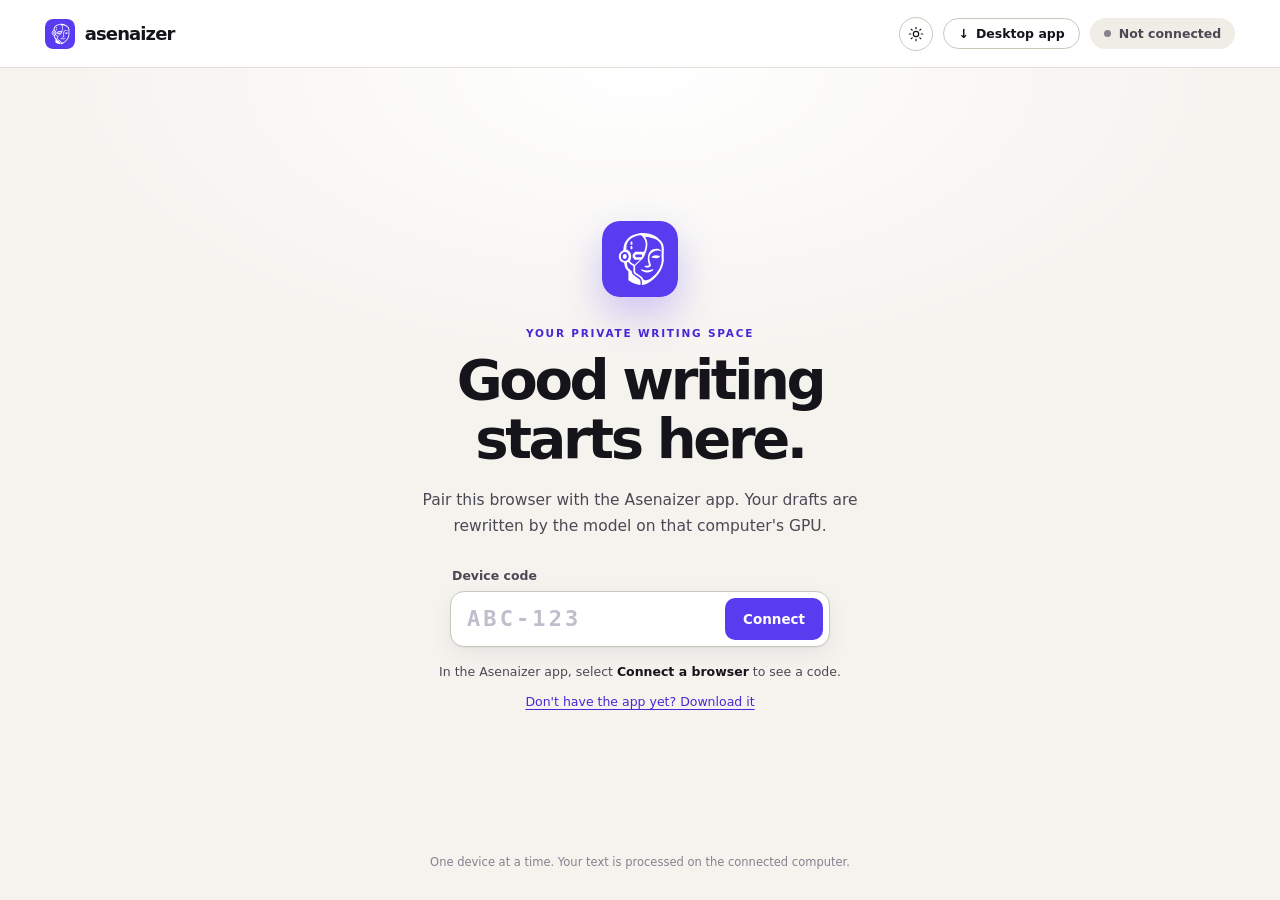
<file: docs/index.html>
<!doctype html>
<html lang="en">
<head>
  <meta charset="utf-8">
  <meta name="viewport" content="width=device-width, initial-scale=1">
  <meta name="color-scheme" content="light dark">
  <meta http-equiv="Content-Security-Policy" content="default-src 'none'; script-src 'self'; style-src 'self'; connect-src http://127.0.0.1:*; img-src 'self' data:; base-uri 'none'; form-action 'none'">
  <title>Asenaizer — A quieter way to rewrite</title>
  <meta name="description" content="A focused writing workspace powered by a model on your own device.">
  <link rel="icon" href="favicon.svg" type="image/svg+xml">
  <link rel="apple-touch-icon" href="apple-touch-icon.png">
  <script src="theme.js"></script>
  <link rel="stylesheet" href="style.css">
  <script src="app.js" defer></script>
</head>
<body>
  <header class="topbar">
    <a class="brand" href="./" aria-label="Asenaizer home"><img class="brand-symbol" src="favicon.svg" alt="" width="30" height="30"><span>asenaizer</span></a>
    <div class="top-actions"><button class="theme-toggle" id="theme-toggle" type="button" aria-label="Switch theme"><svg class="sun" viewBox="0 0 24 24" aria-hidden="true"><circle cx="12" cy="12" r="4"/><path d="M12 2v2M12 20v2M4.9 4.9l1.4 1.4M17.7 17.7l1.4 1.4M2 12h2M20 12h2M4.9 19.1l1.4-1.4M17.7 6.3l1.4-1.4"/></svg><svg class="moon" viewBox="0 0 24 24" aria-hidden="true"><path d="M20 14.5A8 8 0 0 1 9.5 4a8 8 0 1 0 10.5 10.5z"/></svg></button><button class="download-trigger" id="open-download" type="button" aria-haspopup="dialog" aria-label="Desktop app"><span aria-hidden="true">↓</span><span class="dl-text">Desktop app</span></button><div class="device-menu-wrap">
        <button class="connection-status" id="connection-status" type="button" aria-haspopup="menu" aria-expanded="false" aria-controls="device-menu"><span class="status-dot"></span><span id="connection-label">Not connected</span></button>
        <div id="device-menu" class="device-menu" role="menu" hidden>
          <p class="device-menu-head"><span>Connected device</span><strong id="device-name">—</strong></p>
          <button role="menuitem" id="disconnect" type="button">Disconnect</button>
          <button role="menuitem" id="pair-other" type="button">Connect another device</button>
          <button role="menuitem" id="forget-device" class="danger" type="button">Forget this device</button>
        </div>
      </div></div>
  </header>

  <main id="connect-screen" class="connect-screen">
    <div class="connect-content">
      <img class="connect-emblem" src="favicon.svg" alt="" width="76" height="76">
      <p class="overline">YOUR PRIVATE WRITING SPACE</p>
      <h1>Good writing starts here.</h1>
      <p class="connect-lede" id="connect-lede">Pair this browser with the Asenaizer app. Your drafts are rewritten by the model on that computer's GPU.</p>
      <div id="reconnect-box" class="reconnect-box" hidden>
        <button id="reconnect" class="primary-button connect-button" type="button">Reconnect to <span id="reconnect-name">your device</span></button>
        <button id="use-other" class="text-button" type="button">Use a different device</button>
      </div>
      <form id="pair-form" class="pair-form" novalidate>
        <label for="pair-code" class="pair-label">Device code</label>
        <div class="pair-row">
          <input id="pair-code" name="code" autocomplete="off" autocapitalize="characters" spellcheck="false" maxlength="7" placeholder="ABC-123" aria-describedby="connect-message">
          <button id="connect" class="primary-button" type="submit">Connect</button>
        </div>
      </form>
      <p class="message" id="connect-message" role="status" aria-live="polite">In the Asenaizer app, select <b>Connect a browser</b> to see a code.</p>
      <button class="text-button get-app" id="get-app" type="button">Don't have the app yet? Download it</button>
    </div>
    <p class="connect-footnote">One device at a time. Your text is processed on the connected computer.</p>
  </main>

  <main id="workspace" class="workspace" hidden>
    <div class="workspace-heading"><div><p class="overline">WRITING WORKSPACE</p><h1>Rewrite</h1></div><button id="new-draft" class="subtle-button" type="button">New draft <span aria-hidden="true">＋</span></button></div>
    <div class="editor-grid">
      <section class="editor-panel draft-panel" aria-labelledby="draft-heading">
        <div class="panel-heading"><div><h2 id="draft-heading">Draft</h2></div><div class="panel-tools"><span id="word-count">0 words</span><button id="edit-draft" class="small-button" type="button" hidden>Edit draft</button></div></div>
        <div class="draft-body"><textarea id="draft" placeholder="Paste your draft or start writing here…" spellcheck="true" aria-label="Draft text"></textarea><div id="draft-diff" class="diff-text" aria-label="Draft with removed text highlighted" hidden></div></div>
        <div class="draft-footer">
          <div class="model-bar"><button id="model-trigger" class="model-trigger" type="button" aria-expanded="false" aria-controls="model-popover"><span class="model-trigger-icon" aria-hidden="true">✳</span><span id="selected-model">Choose a model</span><span class="chevron" aria-hidden="true">⌄</span></button><span class="model-hint" id="model-hint">Connect a model to rewrite</span></div>
          <div id="model-popover" class="model-popover" hidden><div class="popover-header"><div><strong>Models on this device</strong><span>Download once. Run locally.</span></div><button id="close-models" class="icon-button" type="button" aria-label="Close model menu">×</button></div><div id="model-list" class="model-list"></div><div id="download-progress" class="download-progress" hidden><div><span id="download-label">Downloading</span><span id="download-percent"></span></div><progress id="download-bar" max="100" value="0"></progress></div><p class="model-message" id="model-message" role="status" aria-live="polite"></p></div>
          <div class="footer-actions"><div class="composer-options"><span class="shortcut-hint">Type <kbd>/model</kbd> to switch model</span><details class="generation-settings"><summary>Generation settings</summary><div class="settings-content"><label>Max output <select id="output-limit"><option value="2048">2,048 tokens</option><option value="1024">1,024 tokens</option><option value="512">512 tokens</option></select></label><p>Temperature 1.0 · Top P 0.95 · Top K 0 · Min P 0<br>Model sampling stays fixed for reliable results.</p></div></details></div><div class="action-buttons"><button id="cancel" class="subtle-button" type="button" hidden>Stop</button><button id="rewrite" class="primary-button" type="button" disabled>Rewrite <span aria-hidden="true">↗</span></button></div></div>
        </div>
      </section>
      <section class="editor-panel result-panel" aria-labelledby="result-heading"><div class="panel-heading"><div><h2 id="result-heading">Result</h2></div><div class="panel-tools"><button id="copy" class="small-button" type="button" disabled>Copy</button></div></div><div class="result-body"><div id="result-placeholder" class="result-placeholder"><span class="placeholder-symbol" aria-hidden="true">✳</span><p>Your rewrite will appear here.</p><span>Changes will be highlighted as you review.</span></div><div id="result-diff" class="diff-text" aria-label="Result with added text highlighted" hidden></div></div><div class="result-footer"><p id="rewrite-message" class="message" role="status" aria-live="polite">Review numbers, dates, names, and claims before using a result.</p></div></section>
    </div>
    <p class="workspace-note">Each rewrite uses only the current draft. No previous text is sent to the model.</p>
  </main>
  <dialog id="download-dialog" class="download-dialog" aria-labelledby="download-title">
    <div class="dialog-head">
      <div><p class="overline">DESKTOP APP</p><h2 id="download-title">Run Asenaizer on your computer</h2></div>
      <button class="icon-button dialog-close" id="close-download" type="button" aria-label="Close">×</button>
    </div>
    <p class="dialog-lede">A small tray app runs the model on your GPU. The model loads only while this site is connected.</p>
    <div class="os-tabs" role="tablist" aria-label="Operating system">
      <button class="os-tab" id="os-windows" role="tab" type="button" aria-controls="panel-windows">Windows</button>
      <button class="os-tab" id="os-linux" role="tab" type="button" aria-controls="panel-linux">Linux</button>
    </div>
    <section class="os-panel" id="panel-windows" role="tabpanel" aria-labelledby="os-windows">
      <a class="primary-button download-button" href="https://github.com/KaanAlper/Asenaizer/releases/latest/download/Asenaizer-Setup-x64.exe">Download for Windows <span aria-hidden="true">↓</span></a>
      <p class="os-note">Windows 10 or 11, 64-bit. Setup downloads the newest version, checks it and installs it for your account. No administrator rights needed.</p>
    </section>
    <section class="os-panel" id="panel-linux" role="tabpanel" aria-labelledby="os-linux" hidden>
      <p class="os-step">Paste this into a terminal:</p>
      <div class="command"><code id="linux-command">curl -fsSL https://raw.githubusercontent.com/KaanAlper/Asenaizer/main/scripts/install-linux.sh | bash</code><button class="small-button" id="copy-command" type="button">Copy</button></div>
      <p class="os-note">Works on Debian, Ubuntu, Arch, Fedora and openSUSE. Missing system libraries are installed for you, and the app opens in your tray when it finishes.</p>
    </section>
    <p class="dialog-foot">After installing, come back and select <b>Connect this device</b>.</p>
  </dialog>
</body>
</html>
</file>
<file: docs/style.css>
/* Asenaizer — light, high-contrast workspace. Colors live in the tokens below. */
:root {
  color-scheme: light;
  --bg: #f5f3ee;
  --surface: #ffffff;
  --surface-2: #f0ede6;
  --ink: #16141b;
  --ink-2: #4b4855;
  --ink-3: #85818e;
  --line: #e3dfd6;
  --line-strong: #cdc7bb;
  --accent: #5a3cf0;
  --accent-hover: #4a2ee0;
  --accent-ink: #ffffff;
  --accent-soft: #ebe6ff;
  --accent-text: #4628d6;
  --ok: #0d8050;
  --ok-soft: #dcf3e6;
  --bad: #c0322b;
  --bad-soft: #fde5e3;
  --shadow: 0 1px 2px rgb(22 20 27 / .05), 0 8px 24px rgb(22 20 27 / .06);
  --shadow-pop: 0 2px 6px rgb(22 20 27 / .08), 0 24px 60px rgb(22 20 27 / .16);
  --panel-alt: #fdfcfa;
  --footer: #fbfaf7;
  --placeholder: #aaa5b2;
  --placeholder-strong: #c2bdcc;
  --symbol-soft: #c9c0f5;
  --del-text: #9a1e18;
  --del-line: #d4544d;
  --add-text: #0a5e3a;
  --glow: #ffffff;
  --code-bg: #1b1922;
  --code-btn: #2d2a37;
  --emblem-shadow: 0 18px 40px rgb(90 60 240 / .28);
  --radius: 14px;
  font-family: Inter, ui-sans-serif, system-ui, -apple-system, BlinkMacSystemFont, "Segoe UI", sans-serif;
  color: var(--ink);
  background: var(--bg);
  font-synthesis: none;
}
/* Warm dark theme: brown-tinted blacks and off-white ink instead of cold greys. */
:root[data-theme="dark"] {
  color-scheme: dark;
  --bg: #0c0a08;
  --surface: #171411;
  --surface-2: #221e1a;
  --ink: #f6f0e6;
  --ink-2: #c9bfb1;
  --ink-3: #8e8478;
  --line: #2c2620;
  --line-strong: #43392f;
  --accent: #a48bff;
  --accent-hover: #b6a1ff;
  --accent-ink: #120d24;
  --accent-soft: #2a2238;
  --accent-text: #c3b2ff;
  --ok: #5fd39a;
  --ok-soft: #12301f;
  --bad: #ff8a7d;
  --bad-soft: #3a1714;
  --shadow: 0 1px 2px rgb(0 0 0 / .4), 0 10px 30px rgb(0 0 0 / .35);
  --shadow-pop: 0 2px 8px rgb(0 0 0 / .5), 0 30px 70px rgb(0 0 0 / .6);
  --panel-alt: #1a1613;
  --footer: #13110e;
  --placeholder: #6f665c;
  --placeholder-strong: #4f473f;
  --symbol-soft: #4d3f75;
  --del-text: #ffb4aa;
  --del-line: #ff8a7d;
  --add-text: #a6f0c6;
  --glow: #2a1f14;
  --code-bg: #050403;
  --code-btn: #2a241e;
  --emblem-shadow: 0 18px 50px rgb(164 139 255 / .3);
}
@media (prefers-color-scheme: dark) {
  :root:not([data-theme="light"]) {
    color-scheme: dark;
    --bg: #0c0a08;
    --surface: #171411;
    --surface-2: #221e1a;
    --ink: #f6f0e6;
    --ink-2: #c9bfb1;
    --ink-3: #8e8478;
    --line: #2c2620;
    --line-strong: #43392f;
    --accent: #a48bff;
    --accent-hover: #b6a1ff;
    --accent-ink: #120d24;
    --accent-soft: #2a2238;
    --accent-text: #c3b2ff;
    --ok: #5fd39a;
    --ok-soft: #12301f;
    --bad: #ff8a7d;
    --bad-soft: #3a1714;
    --shadow: 0 1px 2px rgb(0 0 0 / .4), 0 10px 30px rgb(0 0 0 / .35);
    --shadow-pop: 0 2px 8px rgb(0 0 0 / .5), 0 30px 70px rgb(0 0 0 / .6);
    --panel-alt: #1a1613;
    --footer: #13110e;
    --placeholder: #6f665c;
    --placeholder-strong: #4f473f;
    --symbol-soft: #4d3f75;
    --del-text: #ffb4aa;
    --del-line: #ff8a7d;
    --add-text: #a6f0c6;
    --glow: #2a1f14;
    --code-bg: #050403;
    --code-btn: #2a241e;
    --emblem-shadow: 0 18px 50px rgb(164 139 255 / .3);
  }
}
* { box-sizing: border-box; }
body { margin: 0; min-height: 100vh; background: var(--bg); }
button, input, textarea { font: inherit; }
button { cursor: pointer; }
button:disabled { cursor: not-allowed; opacity: .45; }
[hidden] { display: none !important; }
button:focus-visible, input:focus-visible, textarea:focus-visible, summary:focus-visible, a:focus-visible {
  outline: 2px solid var(--accent); outline-offset: 2px;
}

/* Top bar */
.topbar { height: 68px; padding: 0 clamp(20px, 3.5vw, 60px); display: flex; align-items: center; justify-content: space-between; background: var(--surface); border-bottom: 1px solid var(--line); }
.brand { display: inline-flex; align-items: center; gap: 10px; color: var(--ink); text-decoration: none; font-size: 18px; font-weight: 700; letter-spacing: -.05em; }
.brand-symbol { width: 30px; height: 30px; border-radius: 8px; }
.top-actions { display: flex; align-items: center; gap: 10px; }
.download-trigger { display: inline-flex; align-items: center; gap: 7px; border: 1px solid var(--line-strong); border-radius: 999px; background: var(--surface); color: var(--ink); padding: 7px 14px; font-size: 12.5px; font-weight: 600; transition: border-color .15s, background .15s; }
.download-trigger:hover { border-color: var(--ink); }
.theme-toggle { display: grid; place-items: center; width: 34px; height: 34px; padding: 0; border: 1px solid var(--line-strong); border-radius: 50%; background: var(--surface); color: var(--ink); transition: border-color .15s, transform .15s; }
.theme-toggle:hover { border-color: var(--ink); }
.theme-toggle:active { transform: scale(.94); }
.theme-toggle svg { width: 16px; height: 16px; fill: none; stroke: currentColor; stroke-width: 1.8; stroke-linecap: round; stroke-linejoin: round; }
.theme-toggle .moon, :root[data-theme="dark"] .theme-toggle .sun { display: none; }
:root[data-theme="dark"] .theme-toggle .moon { display: block; }
.device-menu-wrap { position: relative; }
.connection-status { display: inline-flex; align-items: center; gap: 8px; border: 1px solid transparent; border-radius: 999px; background: var(--surface-2); color: var(--ink-2); padding: 7px 13px; font-size: 12.5px; font-weight: 600; max-width: 220px; }
.connection-status > span:last-child { overflow: hidden; text-overflow: ellipsis; white-space: nowrap; }
.connection-status:disabled { opacity: 1; cursor: default; }
.connection-status:not(:disabled):hover { border-color: var(--line-strong); }
.status-dot { flex: none; width: 7px; height: 7px; border-radius: 50%; background: var(--ink-3); }
.connection-status.connected { background: var(--ok-soft); color: var(--ok); }
.connection-status.connected .status-dot { background: var(--ok); box-shadow: 0 0 0 3px rgb(13 128 80 / .18); }
.device-menu { position: absolute; right: 0; top: calc(100% + 8px); z-index: 20; width: 240px; padding: 6px; background: var(--surface); border: 1px solid var(--line); border-radius: 12px; box-shadow: var(--shadow-pop); }
.device-menu-head { margin: 0 0 4px; padding: 8px 10px 10px; border-bottom: 1px solid var(--line); }
.device-menu-head span { display: block; color: var(--ink-3); font-size: 11px; font-weight: 600; }
.device-menu-head strong { display: block; margin-top: 3px; font-size: 13.5px; overflow: hidden; text-overflow: ellipsis; white-space: nowrap; }
.device-menu button { display: block; width: 100%; text-align: left; border: 0; border-radius: 7px; background: none; color: var(--ink); padding: 9px 10px; font-size: 13px; }
.device-menu button:hover { background: var(--surface-2); }
.device-menu button.danger { color: var(--bad); }
.text-button { border: 0; background: none; color: var(--ink-2); font-size: 12.5px; padding: 8px; }
.text-button:hover { color: var(--ink); }

/* Connect screen */
.connect-screen { min-height: calc(100vh - 68px); display: grid; place-items: center; position: relative; padding: 40px 24px 70px;
  background: radial-gradient(70% 55% at 50% 0%, var(--glow) 0%, transparent 70%), var(--bg); }
.connect-content { width: min(100%, 520px); text-align: center; }
.connect-emblem { display: block; width: 76px; height: 76px; margin: 0 auto 30px; border-radius: 18px; box-shadow: var(--emblem-shadow); }
.overline { margin: 0 0 12px; color: var(--accent-text); letter-spacing: .17em; font-size: 10.5px; font-weight: 750; }
.connect-content h1 { margin: 0; font-size: clamp(37px, 5vw, 56px); letter-spacing: -.06em; line-height: 1.05; font-weight: 700; color: var(--ink); }
.connect-lede { color: var(--ink-2); font-size: 15.5px; line-height: 1.7; max-width: 440px; margin: 18px auto 28px; }
.pair-form { width: min(100%, 380px); margin: 0 auto; text-align: left; }
.pair-label { display: block; margin: 0 0 8px 2px; color: var(--ink-2); font-size: 12.5px; font-weight: 600; }
.pair-row { display: flex; gap: 8px; padding: 6px; border: 1.5px solid var(--line-strong); border-radius: 14px; background: var(--surface); box-shadow: var(--shadow); transition: border-color .15s, box-shadow .15s; }
.pair-row:focus-within { border-color: var(--accent); box-shadow: 0 0 0 4px rgb(90 60 240 / .14); }
.pair-row input { flex: 1; min-width: 0; border: 0; outline: none; background: none; color: var(--ink); padding: 0 10px; font: 700 22px/1 ui-monospace, SFMono-Regular, Menlo, monospace; letter-spacing: .14em; text-transform: uppercase; }
.pair-row input::placeholder { color: var(--placeholder-strong); }
.reconnect-box { display: grid; justify-items: center; gap: 6px; }
.primary-button { display: inline-flex; align-items: center; justify-content: center; gap: 14px; border: 0; border-radius: 10px; background: var(--accent); color: var(--accent-ink); padding: 11px 18px; font-size: 13.5px; font-weight: 700; min-height: 42px; transition: background-color .16s, transform .16s, box-shadow .16s; }
.primary-button:hover:not(:disabled) { background: var(--accent-hover); box-shadow: 0 6px 18px rgb(90 60 240 / .3); }
.primary-button:active:not(:disabled) { transform: scale(.98); }
.connect-button { min-width: 220px; }
.message { color: var(--ink-2); font-size: 12.5px; line-height: 1.5; }
.message b { color: var(--ink); }
.message.error, .model-message.error { color: var(--bad); }
.message.good, .model-message.good { color: var(--ok); }
.connect-content > .message { margin: 16px 0 0; }
.get-app { margin-top: 4px; color: var(--accent-text); text-decoration: underline; text-underline-offset: 3px; }
.get-app:hover { color: var(--accent-hover); }
.connect-footnote { position: absolute; bottom: 20px; left: 0; right: 0; text-align: center; font-size: 11.5px; color: var(--ink-3); }

/* Workspace */
.workspace { max-width: 1710px; margin: auto; padding: 34px clamp(20px, 3.5vw, 60px) 24px; min-height: calc(100vh - 68px); display: flex; flex-direction: column; }
.workspace-heading { display: flex; align-items: end; justify-content: space-between; margin-bottom: 24px; }
.workspace-heading .overline { margin-bottom: 5px; }
.workspace-heading h1 { font-size: 32px; line-height: 1; letter-spacing: -.055em; font-weight: 700; margin: 0; }
.subtle-button, .small-button, .icon-button { background: transparent; border: 1px solid transparent; color: var(--ink-2); }
.subtle-button { font-size: 12.5px; font-weight: 600; padding: 8px 12px; border-radius: 8px; border-color: var(--line-strong); background: var(--surface); }
.subtle-button:hover, .small-button:hover:not(:disabled), .icon-button:hover { background: var(--surface-2); color: var(--ink); }
.editor-grid { display: grid; grid-template-columns: 1fr 1fr; gap: 16px; flex: 1; min-height: 0; }
.editor-panel { display: flex; flex-direction: column; min-height: 540px; height: calc(100vh - 207px); max-height: 1100px; border: 1px solid var(--line); border-radius: var(--radius); background: var(--surface); box-shadow: var(--shadow); overflow: visible; }
.result-panel { background: var(--panel-alt); }
.panel-heading { height: 56px; flex: none; display: flex; align-items: center; justify-content: space-between; padding: 0 20px; border-bottom: 1px solid var(--line); }
.panel-heading > div:first-child { display: flex; align-items: center; gap: 10px; }
.panel-index { font-size: 10px; color: var(--ink-3); font-weight: 700; }
.panel-heading h2 { font-size: 15px; font-weight: 700; letter-spacing: -.02em; margin: 0; }
.panel-tools { display: flex; align-items: center; gap: 9px; color: var(--ink-3); font-size: 11.5px; }
.small-button { font-size: 11.5px; font-weight: 600; border-color: var(--line-strong); border-radius: 7px; padding: 6px 11px; background: var(--surface); color: var(--ink); }
.draft-body, .result-body { flex: 1; min-height: 0; overflow: auto; }
.draft-body textarea { display: block; width: 100%; height: 100%; min-height: 100%; resize: none; outline: none; border: 0; background: transparent; color: var(--ink); padding: 24px 27px; font-size: 15.5px; line-height: 1.8; }
.draft-body textarea::placeholder { color: var(--placeholder); }
.diff-text { padding: 24px 27px; color: var(--ink); font-size: 15.5px; line-height: 1.8; white-space: pre-wrap; overflow-wrap: anywhere; }
.diff-text mark { border-radius: 3px; padding: 1px 0; color: inherit; }
.draft-diff mark { background: var(--bad-soft); color: var(--del-text); text-decoration: line-through; text-decoration-color: var(--del-line); }
.result-diff mark { background: var(--ok-soft); color: var(--add-text); }
.draft-footer { border-top: 1px solid var(--line); padding: 13px 17px 15px; position: relative; flex: none; background: var(--footer); border-radius: 0 0 var(--radius) var(--radius); }
.model-bar { display: flex; align-items: center; gap: 12px; }
.model-trigger { display: inline-flex; align-items: center; gap: 9px; border: 1px solid var(--line-strong); border-radius: 9px; background: var(--surface); color: var(--ink); font-size: 12.5px; font-weight: 650; padding: 8px 11px; max-width: 240px; }
.model-trigger:hover { border-color: var(--accent); }
.model-trigger-icon { font-size: 15px; color: var(--accent); }
.chevron { font-size: 15px; color: var(--ink-3); margin-left: 8px; }
.model-hint { font-size: 12px; color: var(--ink-3); white-space: nowrap; overflow: hidden; text-overflow: ellipsis; }
.footer-actions { display: flex; align-items: center; justify-content: space-between; gap: 10px; margin-top: 11px; }
.composer-options { display: flex; align-items: center; gap: 17px; }
.shortcut-hint { color: var(--ink-3); font-size: 11.5px; }
.shortcut-hint kbd { font: inherit; color: var(--ink); background: var(--surface-2); border: 1px solid var(--line); border-radius: 4px; padding: 1px 5px; }
.action-buttons { display: flex; align-items: center; gap: 9px; }
.generation-settings { position: relative; color: var(--ink-2); font-size: 11.5px; }
.generation-settings summary { cursor: pointer; list-style: none; }
.generation-settings summary::-webkit-details-marker { display: none; }
.generation-settings summary:hover { color: var(--ink); }
.settings-content { position: absolute; bottom: calc(100% + 13px); left: 0; width: 280px; padding: 15px; background: var(--surface); border: 1px solid var(--line); border-radius: 10px; box-shadow: var(--shadow-pop); z-index: 4; }
.settings-content label { display: flex; align-items: center; justify-content: space-between; gap: 10px; color: var(--ink); }
.settings-content select { background: var(--surface); color: var(--ink); border: 1px solid var(--line-strong); border-radius: 6px; padding: 5px; font-size: 11.5px; }
.settings-content p { color: var(--ink-2); line-height: 1.6; margin: 11px 0 0; }

/* Model menu */
.model-popover { position: absolute; z-index: 5; bottom: calc(100% - 1px); left: 17px; width: min(425px, calc(100vw - 40px)); max-height: min(510px, 75vh); overflow: auto; background: var(--surface); border: 1px solid var(--line); border-radius: 12px; box-shadow: var(--shadow-pop); padding: 14px; }
.popover-header { display: flex; justify-content: space-between; align-items: start; border-bottom: 1px solid var(--line); padding: 1px 2px 12px; }
.popover-header strong, .popover-header span { display: block; }
.popover-header strong { font-size: 13.5px; }
.popover-header span { font-size: 11.5px; color: var(--ink-3); margin-top: 4px; }
.icon-button { font-size: 21px; line-height: 1; padding: 0 6px; border-radius: 6px; }
.model-list { display: grid; gap: 3px; padding-top: 8px; }
.model-row { display: flex; align-items: center; justify-content: space-between; gap: 12px; padding: 9px 8px; border-radius: 8px; }
.model-row.selected { background: var(--accent-soft); }
.model-row-main { min-width: 0; }
.model-row-title { display: flex; align-items: center; gap: 7px; font-size: 12.5px; font-weight: 700; }
.model-row-title .model-size { color: var(--ink-3); font-size: 11.5px; font-weight: 500; }
.model-row-desc { font-size: 11.5px; color: var(--ink-2); margin-top: 3px; }
.model-row-actions { display: flex; align-items: center; gap: 4px; }
.model-row-actions button { background: var(--surface); border: 1px solid var(--line-strong); color: var(--ink); border-radius: 7px; font-size: 11.5px; font-weight: 600; padding: 6px 9px; }
.model-row-actions button:hover:not(:disabled) { border-color: var(--ink); }
.model-row-actions button.delete { color: var(--bad); }
.model-row-actions button:disabled { opacity: .45; }
.download-progress { border-top: 1px solid var(--line); margin: 8px 2px 0; padding-top: 12px; }
.download-progress > div { display: flex; justify-content: space-between; gap: 10px; color: var(--ink-2); font-size: 11.5px; }
.download-progress progress { display: block; width: 100%; height: 6px; margin-top: 9px; accent-color: var(--accent); }
.model-message { margin: 8px 2px 0; color: var(--ink-2); font-size: 11.5px; }

/* Result */
.result-body { position: relative; }
.result-placeholder { height: 100%; display: flex; flex-direction: column; align-items: center; justify-content: center; text-align: center; color: var(--ink-3); }
.placeholder-symbol { font-size: 36px; color: var(--symbol-soft); }
.result-placeholder p { font-size: 15px; color: var(--ink-2); margin: 13px 0 5px; }
.result-placeholder > span:last-child { font-size: 12.5px; }
.result-footer { min-height: 71px; display: flex; align-items: center; padding: 0 21px; border-top: 1px solid var(--line); }
.result-footer .message { margin: 0; }
.workspace-note { color: var(--ink-3); text-align: center; font-size: 11.5px; margin: 16px 0 0; }

/* Desktop app dialog */
.get-app, .download-trigger { font-family: inherit; }
.download-dialog { width: min(480px, calc(100vw - 32px)); padding: 24px; border: 1px solid var(--line); border-radius: 16px; background: var(--surface); color: var(--ink); box-shadow: var(--shadow-pop); }
.download-dialog::backdrop { background: rgb(22 20 27 / .38); backdrop-filter: blur(3px); }
.download-dialog[open] { animation: dialog-in .18s cubic-bezier(.2, .8, .2, 1); }
@keyframes dialog-in { from { opacity: 0; transform: translateY(6px) scale(.98); } }
.dialog-head { display: flex; justify-content: space-between; align-items: flex-start; gap: 16px; }
.dialog-head .overline { margin: 0 0 6px; }
.dialog-head h2 { margin: 0; font-size: 21px; letter-spacing: -.035em; }
.dialog-lede { color: var(--ink-2); font-size: 13.5px; line-height: 1.55; margin: 10px 0 18px; }
.os-tabs { display: grid; grid-template-columns: 1fr 1fr; gap: 3px; padding: 3px; border-radius: 10px; background: var(--surface-2); margin-bottom: 16px; }
.os-tab { border: 0; border-radius: 7px; background: none; color: var(--ink-2); padding: 8px 0; font-size: 13px; font-weight: 600; font-family: inherit; }
.os-tab[aria-selected="true"] { background: var(--surface); color: var(--ink); box-shadow: 0 1px 3px rgb(22 20 27 / .12); }
.download-button { width: 100%; justify-content: space-between; text-decoration: none; }
.os-step { margin: 0 0 8px; color: var(--ink); font-size: 13px; font-weight: 600; }
.command { display: flex; align-items: center; gap: 8px; padding: 8px 8px 8px 12px; border-radius: 10px; background: var(--code-bg); }
.command code { flex: 1; min-width: 0; overflow-x: auto; white-space: nowrap; font: 12.5px ui-monospace, SFMono-Regular, Menlo, monospace; color: #e9e4ff; scrollbar-width: none; }
.command .small-button { background: var(--code-btn); border-color: var(--code-btn); color: #fff; }
.command .small-button:hover { background: #3a3647; color: #fff; }
.os-note { color: var(--ink-2); font-size: 12.5px; line-height: 1.55; margin: 12px 0 0; }
.dialog-foot { margin: 20px 0 0; padding-top: 14px; border-top: 1px solid var(--line); color: var(--ink-2); font-size: 13px; }
.dialog-foot b { color: var(--ink); }

@media (max-width: 800px) {
  .topbar { height: 60px; }
  .workspace { padding: 23px 16px 30px; }
  .workspace-heading { margin-bottom: 18px; }
  .editor-grid { grid-template-columns: 1fr; gap: 12px; }
  .editor-panel { height: auto; min-height: 0; }
  .draft-panel { min-height: 390px; }
  .draft-body, .draft-body textarea { min-height: 280px; }
  .result-panel { min-height: 340px; }
  .result-body { min-height: 250px; }
  .shortcut-hint { display: none; }
  .composer-options { gap: 0; }
  .workspace-note { margin: 16px 0; }
}
@media (max-width: 560px) {
  .topbar { padding: 0 14px; }
  .brand { font-size: 16px; }
  .brand-symbol { width: 26px; height: 26px; }
  .top-actions { gap: 6px; }
  .download-trigger { width: 34px; height: 34px; padding: 0; justify-content: center; }
  .download-trigger .dl-text { display: none; }
  .connection-status { max-width: 132px; padding: 7px 11px; font-size: 12px; }
  .connect-footnote { padding: 0 16px; }
}
@media (max-width: 460px) {
  .panel-heading { padding: 0 14px; }
  .diff-text, .draft-body textarea { padding: 20px 18px; }
  .model-hint { display: none; }
  .model-row { align-items: start; }
  .model-row-actions { flex-wrap: wrap; justify-content: end; }
  .connect-content h1 { font-size: 40px; }
  .pair-row input { font-size: 18px; }
}
@media (prefers-reduced-motion: reduce) {
  *, *::before, *::after { animation: none !important; transition: none !important; }
}
</file>
